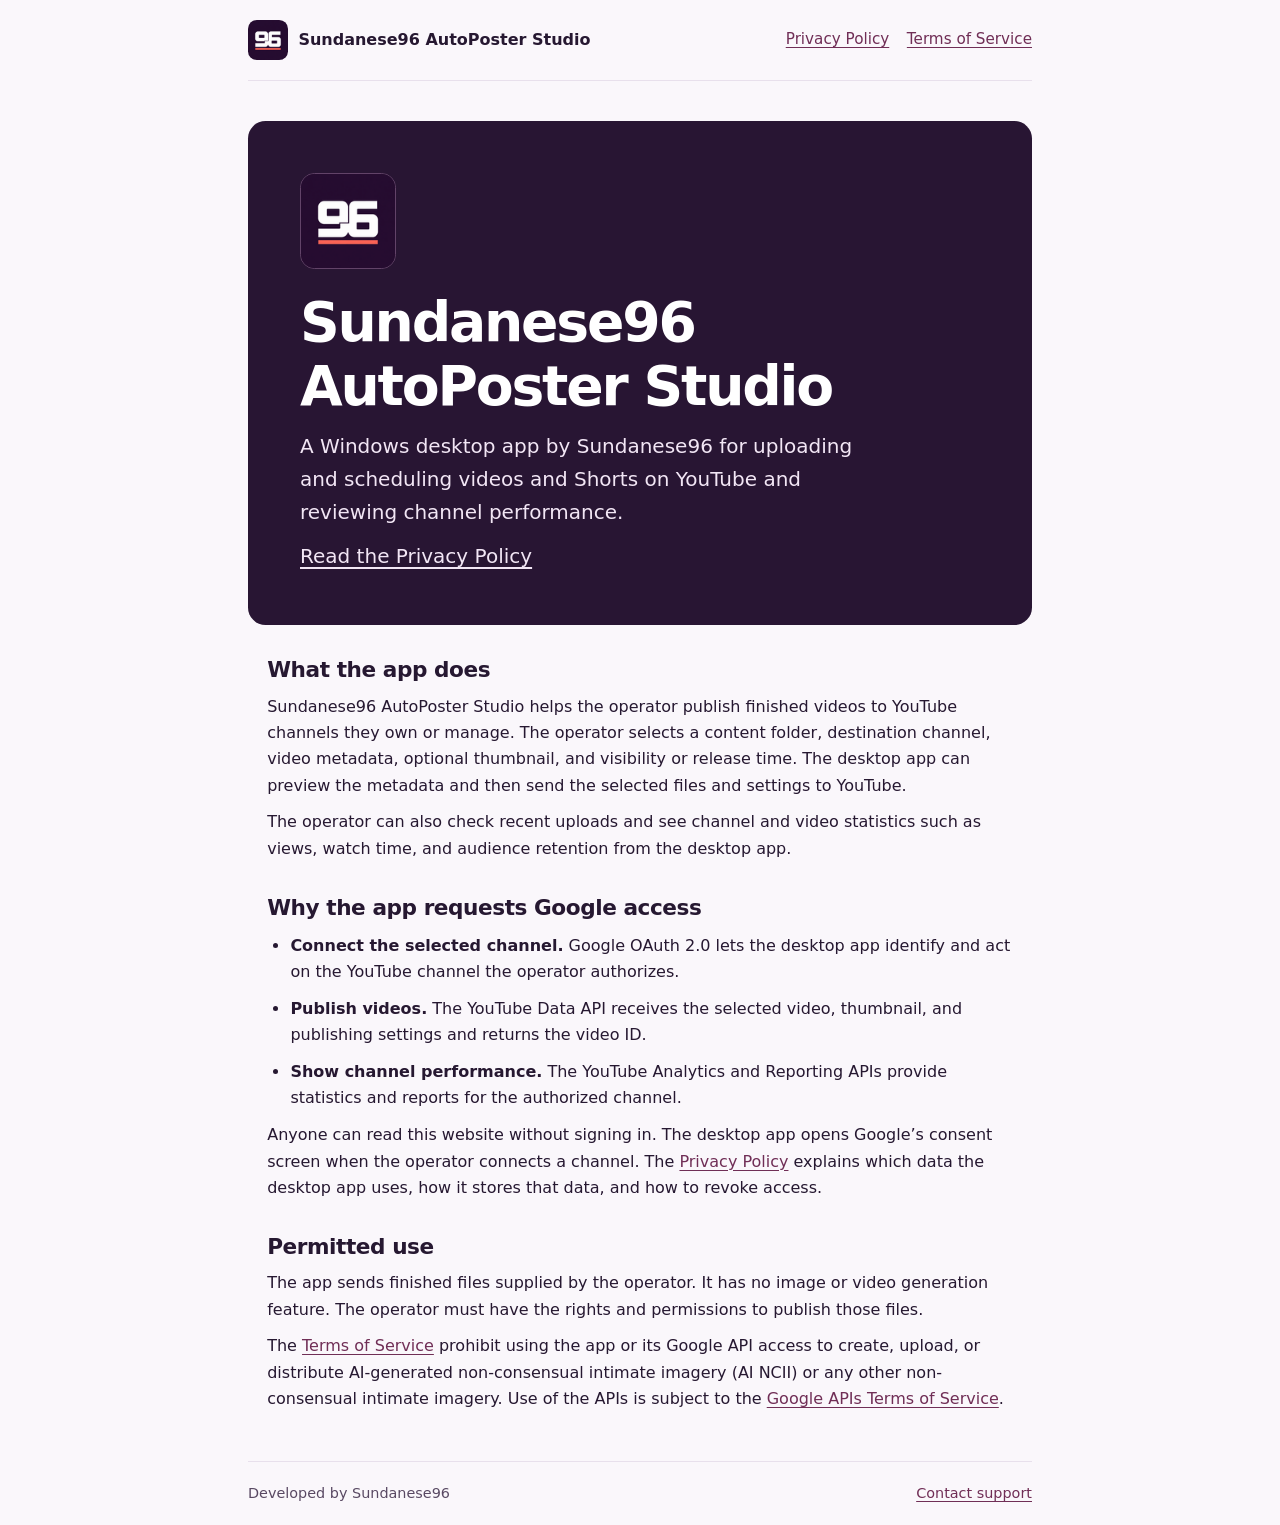
<file: index.html>
<!doctype html>
<html lang="en">
<head>
  <meta charset="utf-8">
  <meta name="viewport" content="width=device-width, initial-scale=1">
  <title>Sundanese96 AutoPoster Studio</title>
  <meta name="application-name" content="Sundanese96 AutoPoster Studio">
  <meta name="description" content="Sundanese96 AutoPoster Studio is a Windows desktop app for uploading and scheduling videos and reviewing analytics for authorized YouTube channels.">
  <link rel="canonical" href="https://sundanese96.github.io/">
  <link rel="icon" href="logo.png" type="image/png">
  <link rel="stylesheet" href="style.css">
</head>
<body>
  <header class="site-header wrap">
    <a class="brand" href="./"><img src="logo.png" alt="" width="40" height="40"> Sundanese96 AutoPoster Studio</a>
    <nav aria-label="Main navigation">
      <a href="privacy.html">Privacy Policy</a>
      <a href="terms.html">Terms of Service</a>
    </nav>
  </header>
  <main class="wrap">
    <section class="hero" aria-labelledby="app-name">
      <img class="hero-logo" src="logo.png" alt="" width="96" height="96">
      <h1 id="app-name">Sundanese96 AutoPoster Studio</h1>
      <p>A Windows desktop app by Sundanese96 for uploading and scheduling videos and Shorts on YouTube and reviewing channel performance.</p>
      <p><a href="privacy.html" style="color: inherit">Read the Privacy Policy</a></p>
    </section>
    <section class="section">
      <h2>What the app does</h2>
      <p>Sundanese96 AutoPoster Studio helps the operator publish finished videos to YouTube channels they own or manage. The operator selects a content folder, destination channel, video metadata, optional thumbnail, and visibility or release time. The desktop app can preview the metadata and then send the selected files and settings to YouTube.</p>
      <p>The operator can also check recent uploads and see channel and video statistics such as views, watch time, and audience retention from the desktop app.</p>
    </section>
    <section class="section">
      <h2>Why the app requests Google access</h2>
      <ul>
        <li><strong>Connect the selected channel.</strong> Google OAuth 2.0 lets the desktop app identify and act on the YouTube channel the operator authorizes.</li>
        <li><strong>Publish videos.</strong> The YouTube Data API receives the selected video, thumbnail, and publishing settings and returns the video ID.</li>
        <li><strong>Show channel performance.</strong> The YouTube Analytics and Reporting APIs provide statistics and reports for the authorized channel.</li>
      </ul>
      <p>Anyone can read this website without signing in. The desktop app opens Google’s consent screen when the operator connects a channel. The <a href="privacy.html">Privacy Policy</a> explains which data the desktop app uses, how it stores that data, and how to revoke access.</p>
    </section>
    <section class="section">
      <h2>Permitted use</h2>
      <p>The app sends finished files supplied by the operator. It has no image or video generation feature. The operator must have the rights and permissions to publish those files.</p>
      <p>The <a href="terms.html">Terms of Service</a> prohibit using the app or its Google API access to create, upload, or distribute AI-generated non-consensual intimate imagery (AI NCII) or any other non-consensual intimate imagery. Use of the APIs is subject to the <a href="https://developers.google.com/terms">Google APIs Terms of Service</a>.</p>
    </section>
  </main>
  <footer class="wrap site-footer">
    <span>Developed by Sundanese96</span>
    <a href="mailto:aldikholil24@gmail.com">Contact support</a>
  </footer>
</body>
</html>
</file>
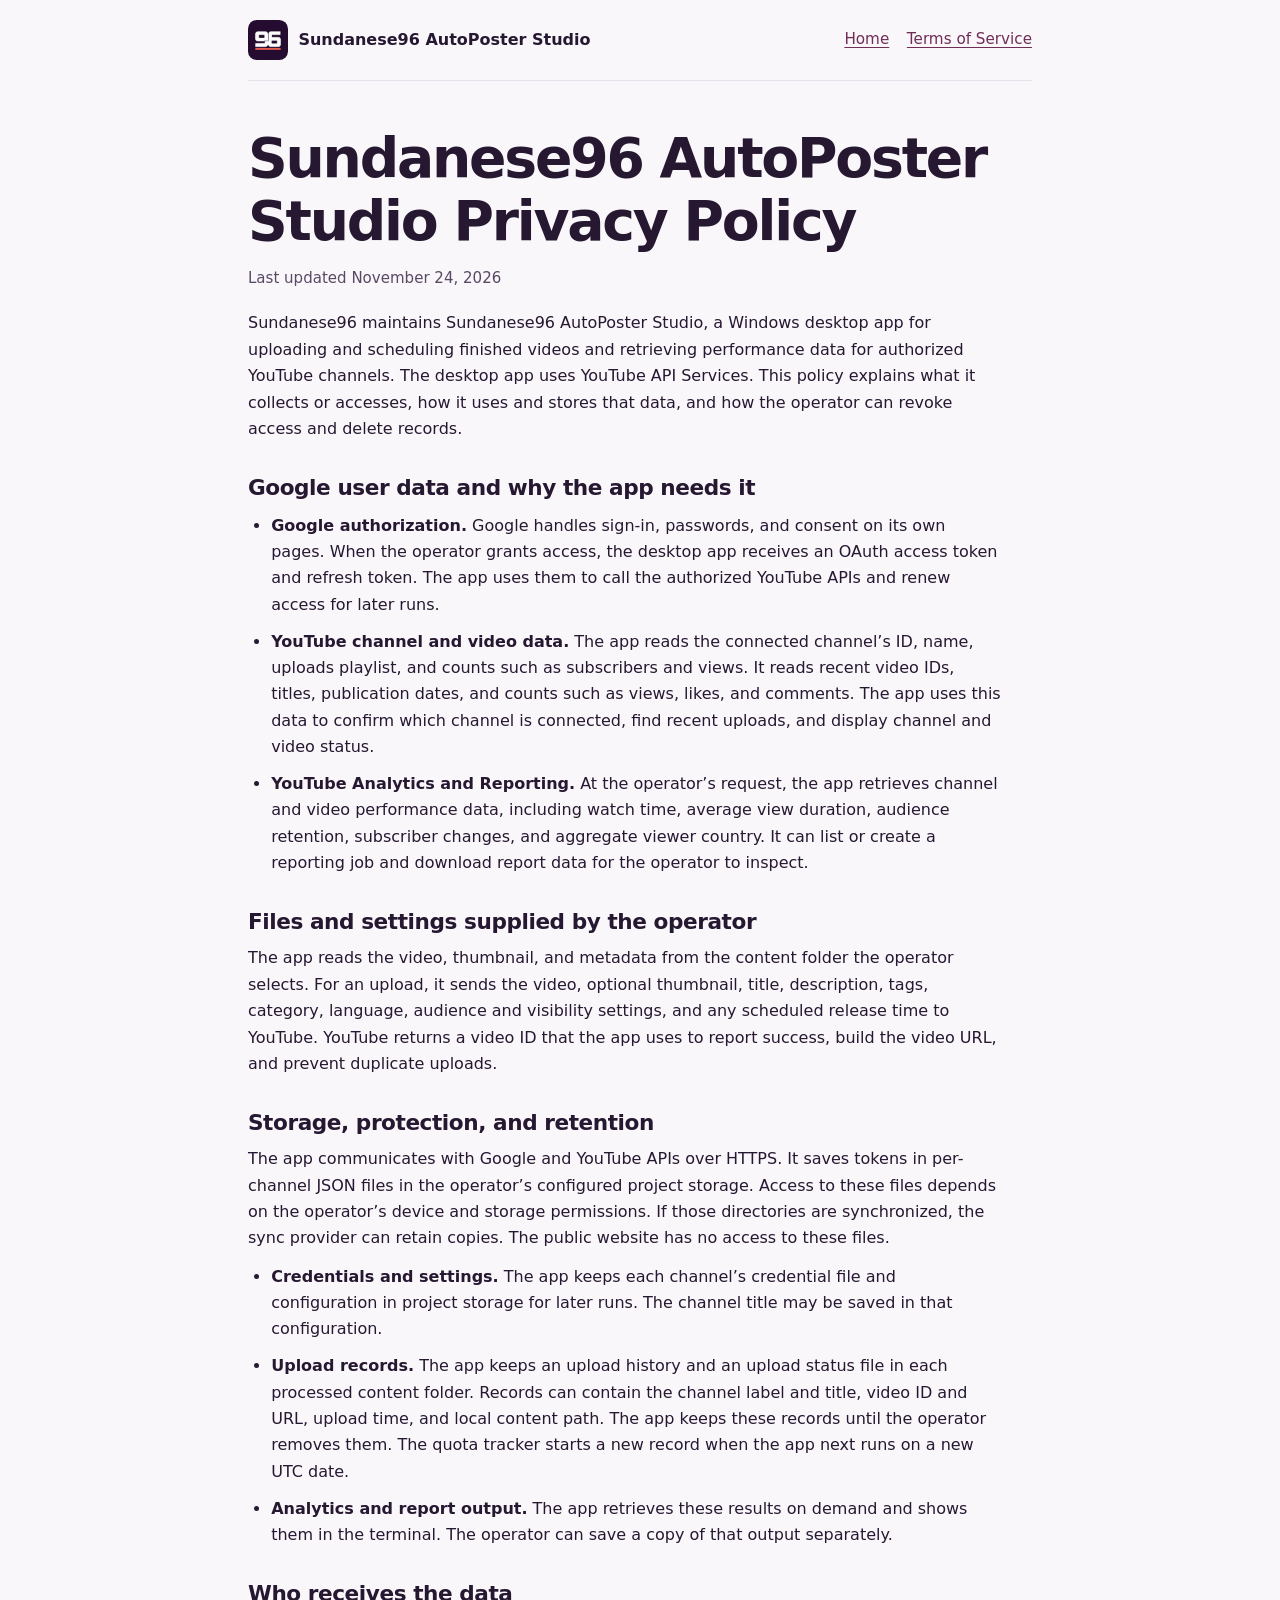
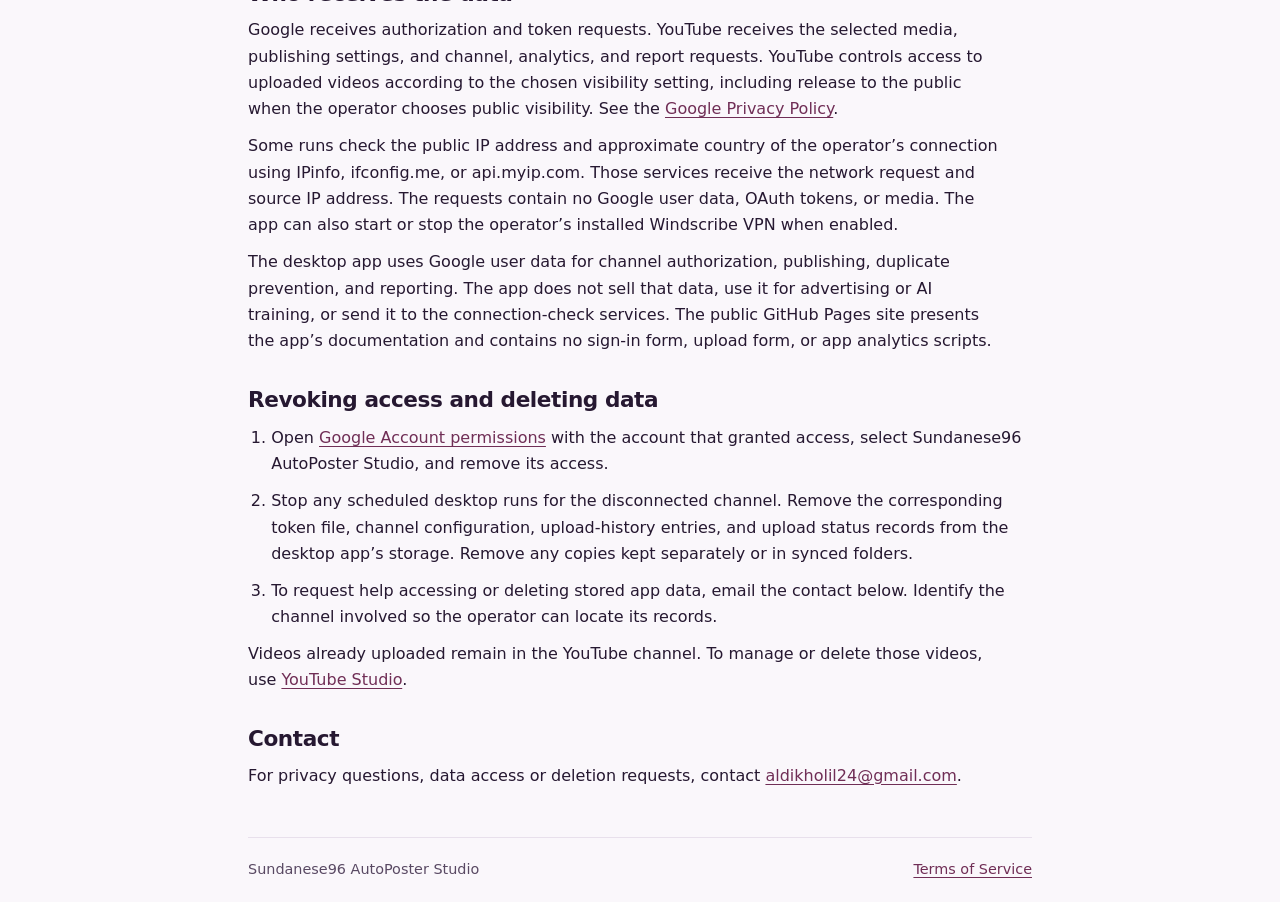
<file: privacy.html>
<!doctype html>
<html lang="en">
<head>
  <meta charset="utf-8">
  <meta name="viewport" content="width=device-width, initial-scale=1">
  <meta name="description" content="How Sundanese96 AutoPoster Studio accesses, uses, stores and shares data, and how to revoke access or request deletion.">
  <title>Privacy Policy | Sundanese96 AutoPoster Studio</title>
  <link rel="canonical" href="https://sundanese96.github.io/privacy.html">
  <link rel="icon" href="logo.png" type="image/png">
  <link rel="stylesheet" href="style.css">
</head>
<body>
  <header class="site-header wrap">
    <a class="brand" href="./"><img src="logo.png" alt="" width="40" height="40"> Sundanese96 AutoPoster Studio</a>
    <nav aria-label="Main navigation">
      <a href="./">Home</a>
      <a href="terms.html">Terms of Service</a>
    </nav>
  </header>
  <main class="wrap policy">
    <h1>Sundanese96 AutoPoster Studio Privacy Policy</h1>
    <p class="updated">Last updated <time datetime="2026-11-24">November 24, 2026</time></p>
    <p>Sundanese96 maintains Sundanese96 AutoPoster Studio, a Windows desktop app for uploading and scheduling finished videos and retrieving performance data for authorized YouTube channels. The desktop app uses YouTube API Services. This policy explains what it collects or accesses, how it uses and stores that data, and how the operator can revoke access and delete records.</p>

    <h2>Google user data and why the app needs it</h2>
    <ul>
      <li><strong>Google authorization.</strong> Google handles sign-in, passwords, and consent on its own pages. When the operator grants access, the desktop app receives an OAuth access token and refresh token. The app uses them to call the authorized YouTube APIs and renew access for later runs.</li>
      <li><strong>YouTube channel and video data.</strong> The app reads the connected channel’s ID, name, uploads playlist, and counts such as subscribers and views. It reads recent video IDs, titles, publication dates, and counts such as views, likes, and comments. The app uses this data to confirm which channel is connected, find recent uploads, and display channel and video status.</li>
      <li><strong>YouTube Analytics and Reporting.</strong> At the operator’s request, the app retrieves channel and video performance data, including watch time, average view duration, audience retention, subscriber changes, and aggregate viewer country. It can list or create a reporting job and download report data for the operator to inspect.</li>
    </ul>

    <h2>Files and settings supplied by the operator</h2>
    <p>The app reads the video, thumbnail, and metadata from the content folder the operator selects. For an upload, it sends the video, optional thumbnail, title, description, tags, category, language, audience and visibility settings, and any scheduled release time to YouTube. YouTube returns a video ID that the app uses to report success, build the video URL, and prevent duplicate uploads.</p>

    <h2>Storage, protection, and retention</h2>
    <p>The app communicates with Google and YouTube APIs over HTTPS. It saves tokens in per-channel JSON files in the operator’s configured project storage. Access to these files depends on the operator’s device and storage permissions. If those directories are synchronized, the sync provider can retain copies. The public website has no access to these files.</p>
    <ul>
      <li><strong>Credentials and settings.</strong> The app keeps each channel’s credential file and configuration in project storage for later runs. The channel title may be saved in that configuration.</li>
      <li><strong>Upload records.</strong> The app keeps an upload history and an upload status file in each processed content folder. Records can contain the channel label and title, video ID and URL, upload time, and local content path. The app keeps these records until the operator removes them. The quota tracker starts a new record when the app next runs on a new UTC date.</li>
      <li><strong>Analytics and report output.</strong> The app retrieves these results on demand and shows them in the terminal. The operator can save a copy of that output separately.</li>
    </ul>

    <h2>Who receives the data</h2>
    <p>Google receives authorization and token requests. YouTube receives the selected media, publishing settings, and channel, analytics, and report requests. YouTube controls access to uploaded videos according to the chosen visibility setting, including release to the public when the operator chooses public visibility. See the <a href="https://www.google.com/policies/privacy">Google Privacy Policy</a>.</p>
    <p>Some runs check the public IP address and approximate country of the operator’s connection using IPinfo, ifconfig.me, or api.myip.com. Those services receive the network request and source IP address. The requests contain no Google user data, OAuth tokens, or media. The app can also start or stop the operator’s installed Windscribe VPN when enabled.</p>
    <p>The desktop app uses Google user data for channel authorization, publishing, duplicate prevention, and reporting. The app does not sell that data, use it for advertising or AI training, or send it to the connection-check services. The public GitHub Pages site presents the app’s documentation and contains no sign-in form, upload form, or app analytics scripts.</p>

    <h2>Revoking access and deleting data</h2>
    <ol>
      <li>Open <a href="https://security.google.com/settings/security/permissions">Google Account permissions</a> with the account that granted access, select Sundanese96 AutoPoster Studio, and remove its access.</li>
      <li>Stop any scheduled desktop runs for the disconnected channel. Remove the corresponding token file, channel configuration, upload-history entries, and upload status records from the desktop app’s storage. Remove any copies kept separately or in synced folders.</li>
      <li>To request help accessing or deleting stored app data, email the contact below. Identify the channel involved so the operator can locate its records.</li>
    </ol>
    <p>Videos already uploaded remain in the YouTube channel. To manage or delete those videos, use <a href="https://studio.youtube.com/">YouTube Studio</a>.</p>

    <h2>Contact</h2>
    <p>For privacy questions, data access or deletion requests, contact <a href="mailto:aldikholil24@gmail.com">aldikholil24@gmail.com</a>.</p>
  </main>
  <footer class="wrap site-footer">
    <span>Sundanese96 AutoPoster Studio</span>
    <a href="terms.html">Terms of Service</a>
  </footer>
</body>
</html>
</file>
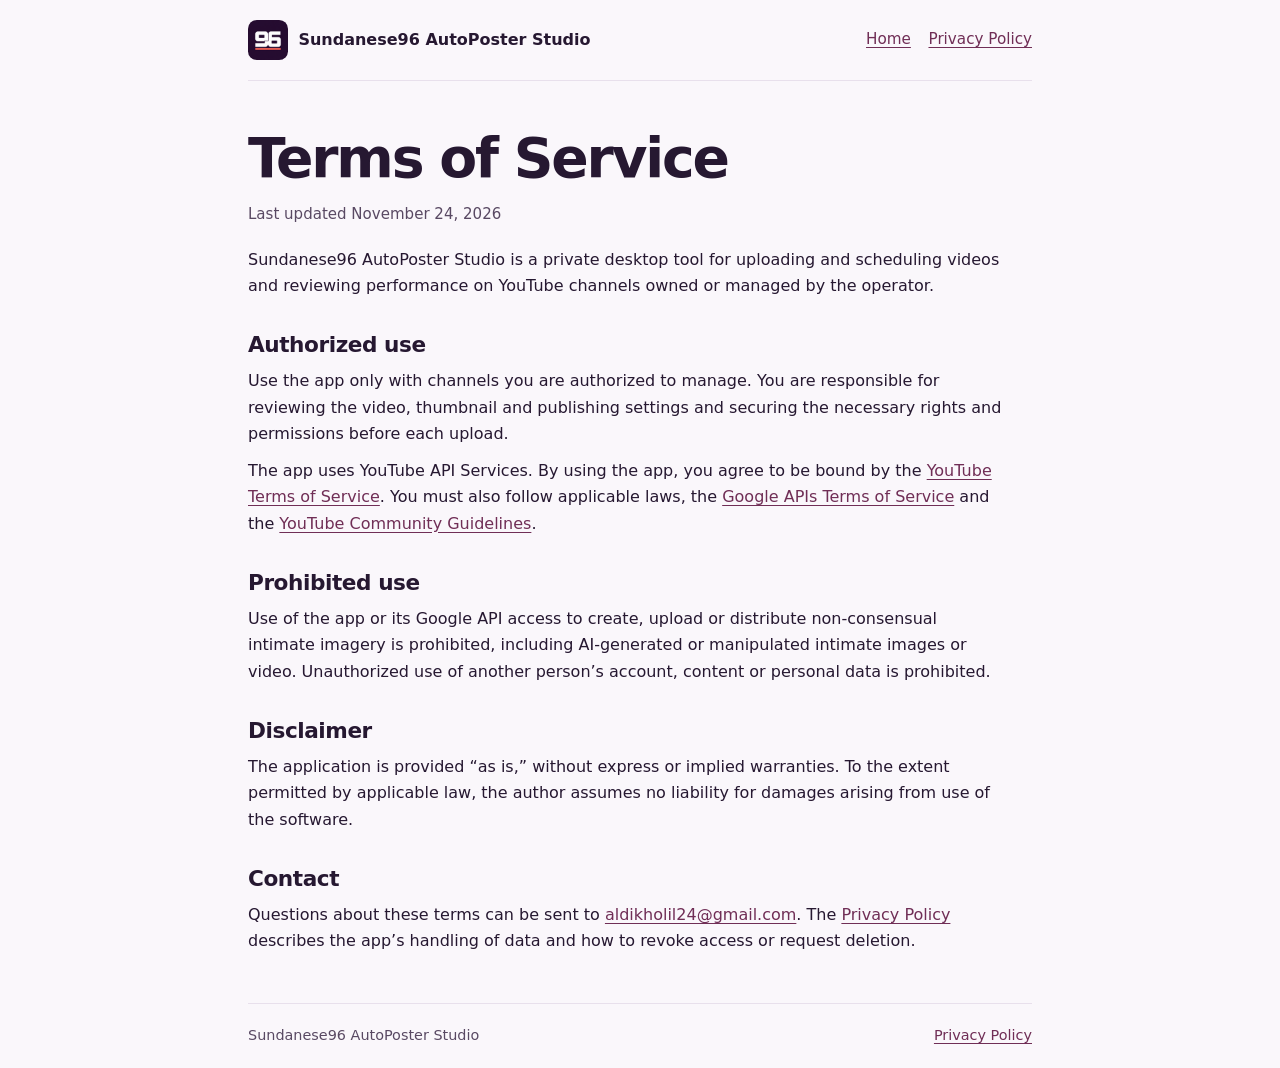
<file: terms.html>
<!doctype html>
<html lang="en">
<head>
  <meta charset="utf-8">
  <meta name="viewport" content="width=device-width, initial-scale=1">
  <meta name="description" content="Terms for using Sundanese96 AutoPoster Studio to publish videos and read analytics on authorized YouTube channels.">
  <title>Terms of Service | Sundanese96 AutoPoster Studio</title>
  <link rel="icon" href="logo.png" type="image/png">
  <link rel="stylesheet" href="style.css">
</head>
<body>
  <header class="site-header wrap">
    <a class="brand" href="./"><img src="logo.png" alt="" width="40" height="40"> Sundanese96 AutoPoster Studio</a>
    <nav aria-label="Main navigation">
      <a href="./">Home</a>
      <a href="privacy.html">Privacy Policy</a>
    </nav>
  </header>
  <main class="wrap policy">
    <h1>Terms of Service</h1>
    <p class="updated">Last updated November 24, 2026</p>
    <p>Sundanese96 AutoPoster Studio is a private desktop tool for uploading and scheduling videos and reviewing performance on YouTube channels owned or managed by the operator.</p>

    <h2>Authorized use</h2>
    <p>Use the app only with channels you are authorized to manage. You are responsible for reviewing the video, thumbnail and publishing settings and securing the necessary rights and permissions before each upload.</p>
    <p>The app uses YouTube API Services. By using the app, you agree to be bound by the <a href="https://www.youtube.com/t/terms">YouTube Terms of Service</a>. You must also follow applicable laws, the <a href="https://developers.google.com/terms">Google APIs Terms of Service</a> and the <a href="https://www.youtube.com/howyoutubeworks/policies/community-guidelines/">YouTube Community Guidelines</a>.</p>

    <h2>Prohibited use</h2>
    <p>Use of the app or its Google API access to create, upload or distribute non-consensual intimate imagery is prohibited, including AI-generated or manipulated intimate images or video. Unauthorized use of another person’s account, content or personal data is prohibited.</p>

    <h2>Disclaimer</h2>
    <p>The application is provided “as is,” without express or implied warranties. To the extent permitted by applicable law, the author assumes no liability for damages arising from use of the software.</p>

    <h2>Contact</h2>
    <p>Questions about these terms can be sent to <a href="mailto:aldikholil24@gmail.com">aldikholil24@gmail.com</a>. The <a href="privacy.html">Privacy Policy</a> describes the app’s handling of data and how to revoke access or request deletion.</p>
  </main>
  <footer class="wrap site-footer">
    <span>Sundanese96 AutoPoster Studio</span>
    <a href="privacy.html">Privacy Policy</a>
  </footer>
</body>
</html>
</file>
<file: style.css>
:root {
  color-scheme: light;
  --ink: #261831;
  --muted: #594963;
  --line: #e8e0ec;
  --paper: #faf7fb;
  --accent: #702e56;
  font: 16px/1.65 system-ui, sans-serif;
}

* { box-sizing: border-box; }
body { margin: 0; color: var(--ink); background: var(--paper); }
a { color: var(--accent); text-underline-offset: .2em; }
a:focus-visible { outline: 2px solid var(--accent); outline-offset: 4px; }
.wrap { width: min(100% - 2.5rem, 49rem); margin-inline: auto; }

.site-header, .site-footer {
  display: flex;
  flex-wrap: wrap;
  align-items: center;
  justify-content: space-between;
  gap: .65rem 1.5rem;
  padding-block: 1.25rem;
}

.site-header { border-bottom: 1px solid var(--line); }
.site-footer { margin-top: 3rem; border-top: 1px solid var(--line); color: var(--muted); font-size: .9rem; }
.brand { display: inline-flex; gap: .65rem; align-items: center; color: var(--ink); font-weight: 750; text-decoration: none; }
.brand img { border-radius: .55rem; flex: none; }
nav { display: flex; flex-wrap: wrap; gap: .5rem 1.1rem; font-size: .95rem; }

.hero {
  margin-top: clamp(1.25rem, 4vw, 2.5rem);
  padding: clamp(1.4rem, 6vw, 3.25rem);
  color: #fff;
  background: #281533;
  border-radius: 1.1rem;
}

.hero-logo { display: block; border: 1px solid #624368; border-radius: .9rem; }
h1, h2 { line-height: 1.15; text-wrap: balance; }
h1 { margin: 1.4rem 0 .75rem; font-size: clamp(2rem, 7vw, 3.45rem); letter-spacing: -.04em; }
h2 { margin: 0 0 .65rem; font-size: 1.35rem; letter-spacing: -.02em; }
p { margin: .65rem 0 0; }
.hero p { max-width: 44ch; color: #f2e6f5; font-size: clamp(1.05rem, 3vw, 1.25rem); }
.section, .policy h2 { margin-top: 2.1rem; }
.section { padding-inline: clamp(0rem, 2vw, 1.2rem); }
.policy { padding-top: 1.45rem; }
.policy p, .policy ul { max-width: 74ch; }
.updated { margin-bottom: 1.25rem; color: var(--muted); font-size: .94rem; }
ol, ul { margin: .75rem 0 0; padding-inline-start: 1.45rem; }
li + li { margin-top: .65rem; }
</file>
